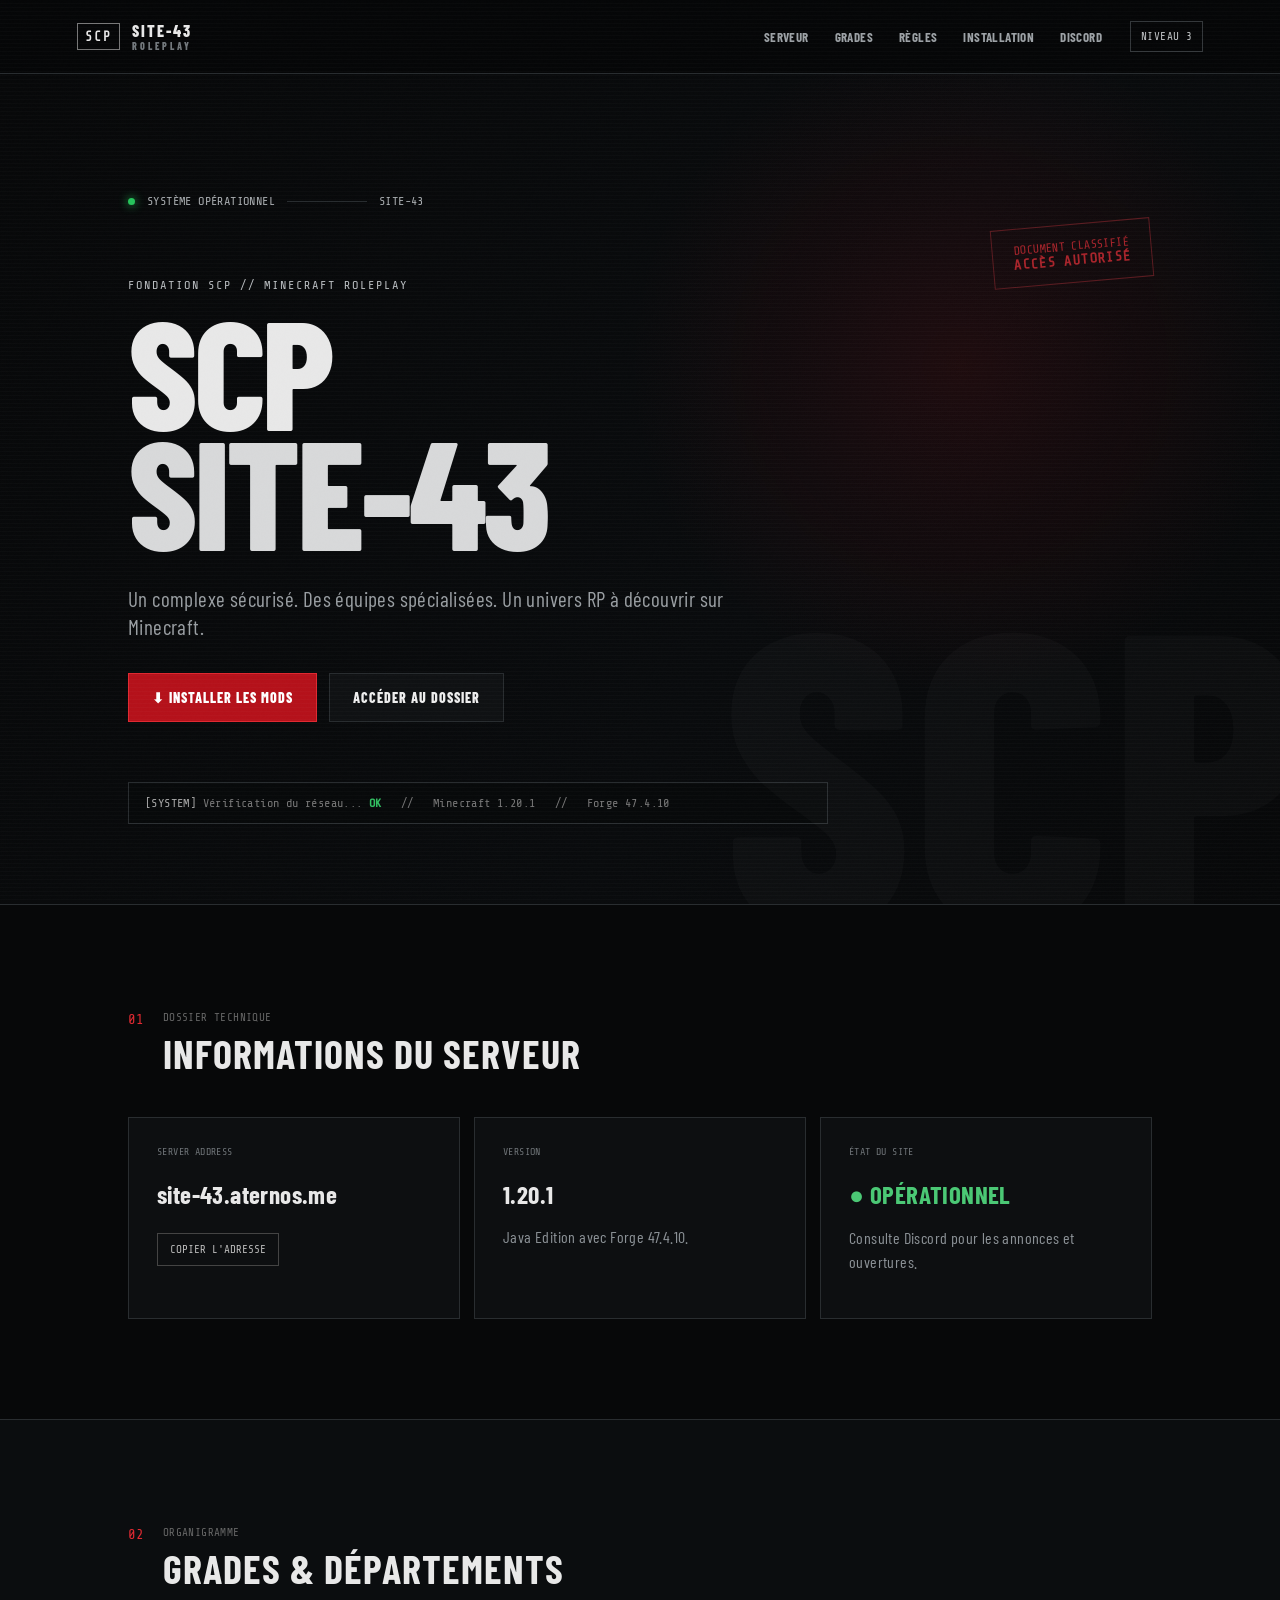
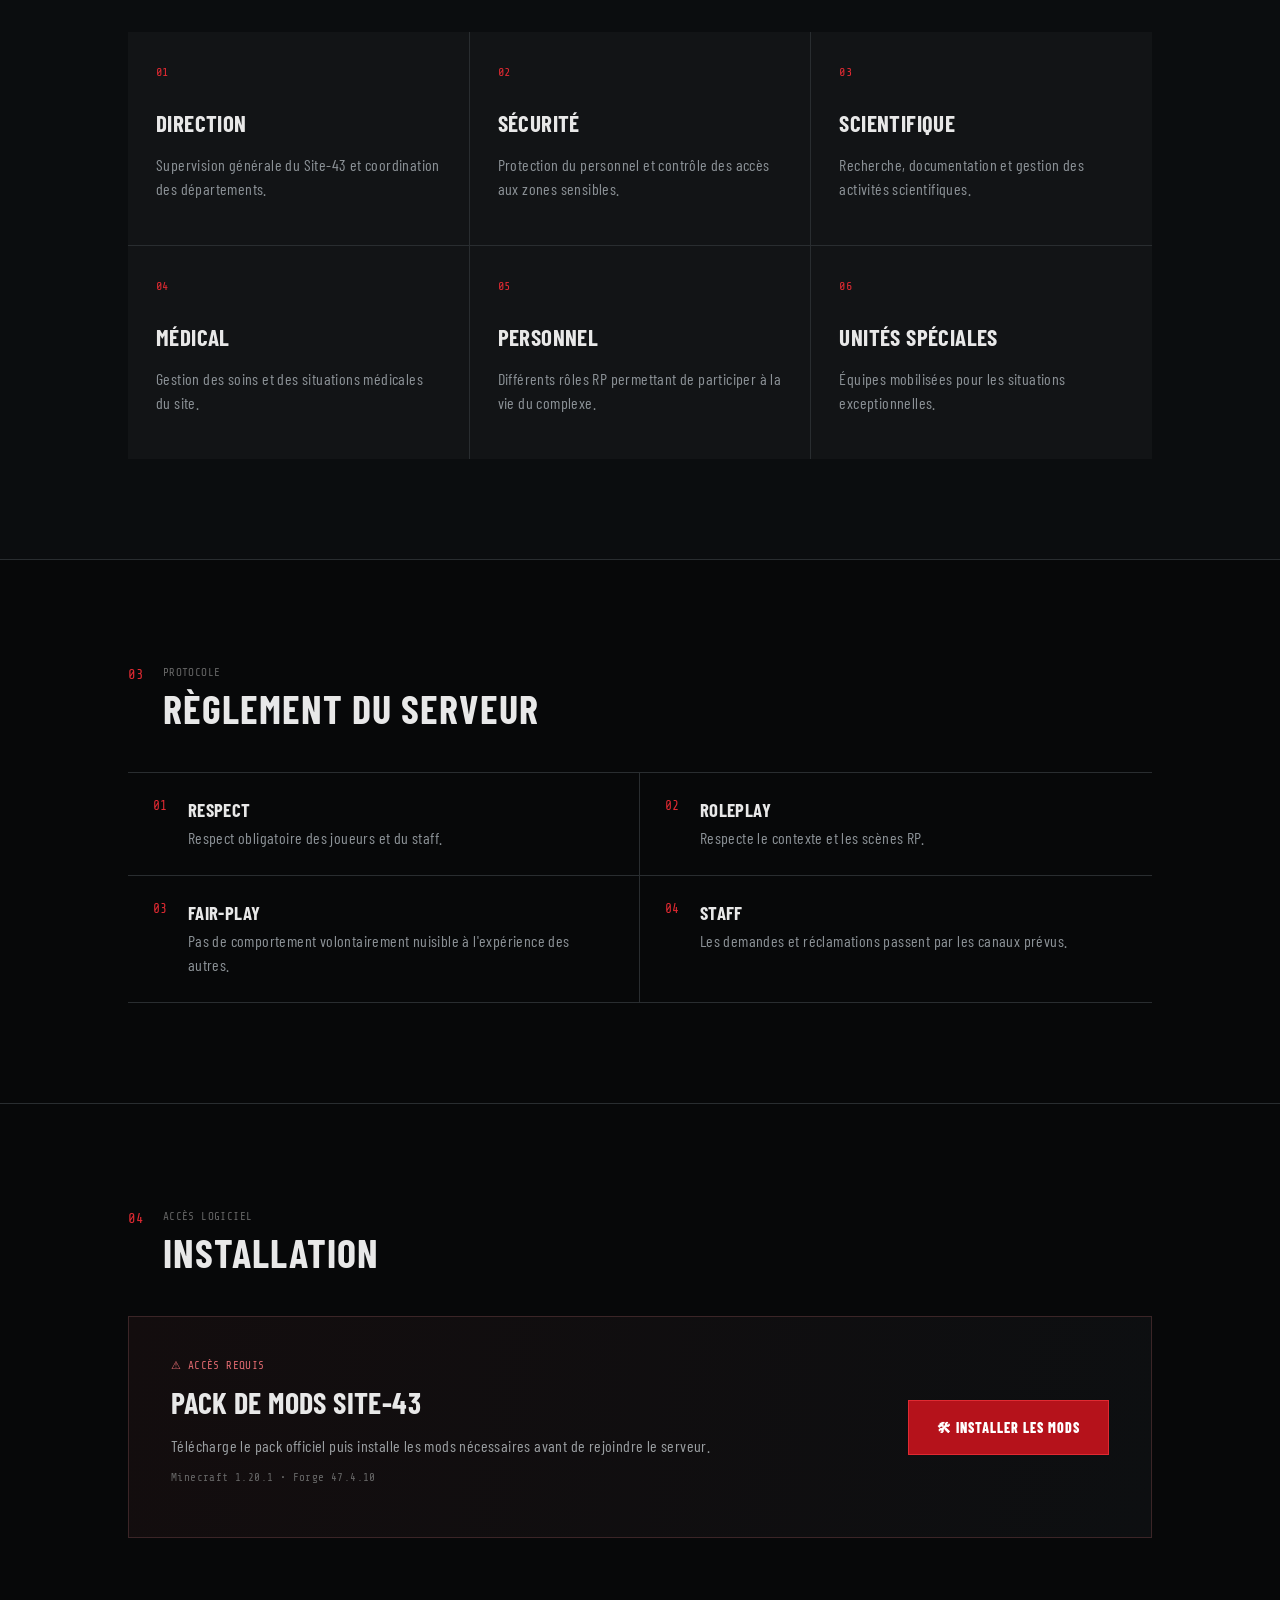
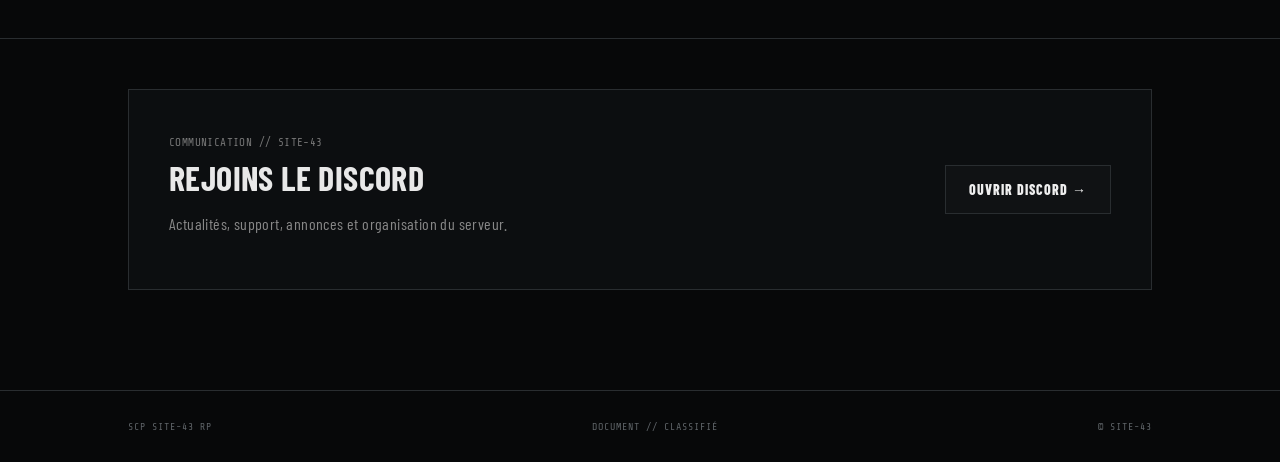
<file: index.html>
<!DOCTYPE html>
<html lang="fr">
<head>
<meta charset="UTF-8">
<meta name="viewport" content="width=device-width,initial-scale=1">
<title>SCP SITE-43 // ROLEPLAY</title>
<meta name="description" content="SCP Site-43 RP Minecraft — accès au serveur, règles, grades et installation des mods.">
<link rel="stylesheet" href="style.css">
</head>
<body>
<div class="noise"></div>
<div class="scanlines"></div>

<header class="topbar">
  <div class="brand"><span class="scp">SCP</span><span>SITE-43 <small>ROLEPLAY</small></span></div>
  <nav>
    <a href="#serveur">SERVEUR</a>
    <a href="#grades">GRADES</a>
    <a href="#regles">RÈGLES</a>
    <a href="#installation">INSTALLATION</a>
    <a href="#discord">DISCORD</a>
  </nav>
  <div class="level">NIVEAU 3</div>
</header>

<main>
<section class="hero">
  <div class="eyebrow"><span class="dot"></span> SYSTÈME OPÉRATIONNEL <span class="line"></span> SITE-43</div>
  <div class="stamp">DOCUMENT CLASSIFIÉ<br><b>ACCÈS AUTORISÉ</b></div>
  <p class="kicker">FONDATION SCP // MINECRAFT ROLEPLAY</p>
  <h1>SCP <span>SITE-43</span></h1>
  <p class="subtitle">Un complexe sécurisé. Des équipes spécialisées. Un univers RP à découvrir sur Minecraft.</p>
  <div class="hero-actions">
    <a class="btn danger" href="https://savedly.net/f/2j5vumhm" target="_blank" rel="noopener">⬇ INSTALLER LES MODS</a>
    <a class="btn ghost" href="#serveur">ACCÉDER AU DOSSIER</a>
  </div>
  <div class="terminal"><span>[SYSTEM]</span> Vérification du réseau... <b>OK</b> &nbsp; // &nbsp; Minecraft 1.20.1 &nbsp; // &nbsp; Forge 47.4.10</div>
</section>

<section id="serveur" class="section">
  <div class="heading"><span>01</span><div><small>DOSSIER TECHNIQUE</small><h2>INFORMATIONS DU SERVEUR</h2></div></div>
  <div class="cards">
    <article class="card"><div class="tag">SERVER ADDRESS</div><h3>site-43.aternos.me</h3><button onclick="copyAddress(this)">COPIER L'ADRESSE</button></article>
    <article class="card"><div class="tag">VERSION</div><h3>1.20.1</h3><p>Java Edition avec Forge 47.4.10.</p></article>
    <article class="card"><div class="tag">ÉTAT DU SITE</div><h3 class="online">● OPÉRATIONNEL</h3><p>Consulte Discord pour les annonces et ouvertures.</p></article>
  </div>
</section>

<section id="grades" class="section dark">
  <div class="heading"><span>02</span><div><small>ORGANIGRAMME</small><h2>GRADES & DÉPARTEMENTS</h2></div></div>
  <div class="roles">
    <article><b>01</b><h3>DIRECTION</h3><p>Supervision générale du Site-43 et coordination des départements.</p></article>
    <article><b>02</b><h3>SÉCURITÉ</h3><p>Protection du personnel et contrôle des accès aux zones sensibles.</p></article>
    <article><b>03</b><h3>SCIENTIFIQUE</h3><p>Recherche, documentation et gestion des activités scientifiques.</p></article>
    <article><b>04</b><h3>MÉDICAL</h3><p>Gestion des soins et des situations médicales du site.</p></article>
    <article><b>05</b><h3>PERSONNEL</h3><p>Différents rôles RP permettant de participer à la vie du complexe.</p></article>
    <article><b>06</b><h3>UNITÉS SPÉCIALES</h3><p>Équipes mobilisées pour les situations exceptionnelles.</p></article>
  </div>
</section>

<section id="regles" class="section">
  <div class="heading"><span>03</span><div><small>PROTOCOLE</small><h2>RÈGLEMENT DU SERVEUR</h2></div></div>
  <div class="rules">
    <div><span>01</span><div><h3>RESPECT</h3><p>Respect obligatoire des joueurs et du staff.</p></div></div>
    <div><span>02</span><div><h3>ROLEPLAY</h3><p>Respecte le contexte et les scènes RP.</p></div></div>
    <div><span>03</span><div><h3>FAIR-PLAY</h3><p>Pas de comportement volontairement nuisible à l'expérience des autres.</p></div></div>
    <div><span>04</span><div><h3>STAFF</h3><p>Les demandes et réclamations passent par les canaux prévus.</p></div></div>
  </div>
</section>

<section id="installation" class="section install">
  <div class="heading"><span>04</span><div><small>ACCÈS LOGICIEL</small><h2>INSTALLATION</h2></div></div>
  <div class="install-box">
    <div>
      <div class="warning">⚠ ACCÈS REQUIS</div>
      <h3>PACK DE MODS SITE-43</h3>
      <p>Télécharge le pack officiel puis installe les mods nécessaires avant de rejoindre le serveur.</p>
      <p class="muted">Minecraft 1.20.1 • Forge 47.4.10</p>
    </div>
    <a class="btn danger big" href="https://savedly.net/f/3bd3s9wh" target="_blank" rel="noopener">🛠 INSTALLER LES MODS</a>
  </div>
</section>

<section id="discord" class="section discord">
  <div class="discord-box">
    <div><small>COMMUNICATION // SITE-43</small><h2>REJOINS LE DISCORD</h2><p>Actualités, support, annonces et organisation du serveur.</p></div>
    <a class="btn ghost" href="https://discord.gg/AFfPYZg9n" target="_blank" rel="noopener">OUVRIR DISCORD →</a>
  </div>
</section>
</main>

<footer><span>SCP SITE-43 RP</span><span>DOCUMENT // CLASSIFIÉ</span><span>© SITE-43</span></footer>

<script>
function copyAddress(btn){
 navigator.clipboard.writeText('site-43.aternos.me');
 const old=btn.textContent; btn.textContent='COPIÉ ✓';
 setTimeout(()=>btn.textContent=old,1500);
}
</script>
</body>
</html>
</file>
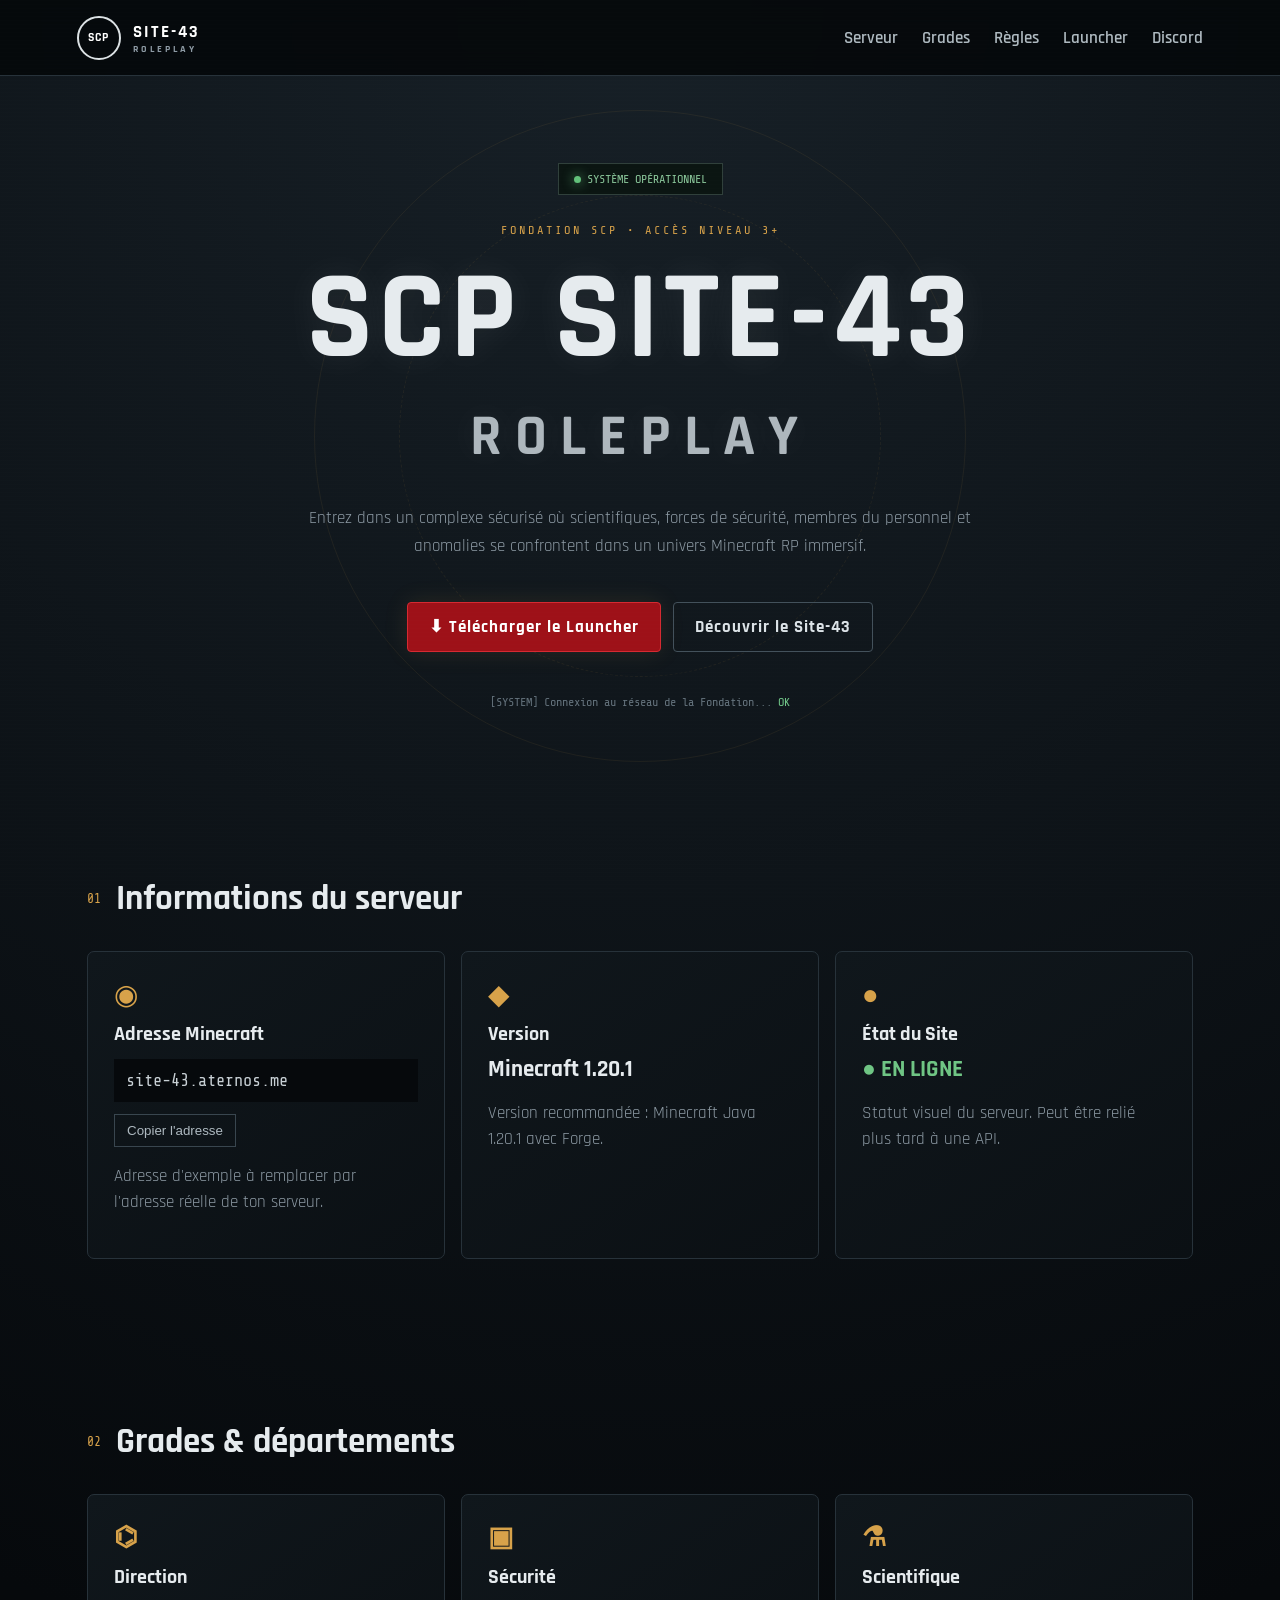
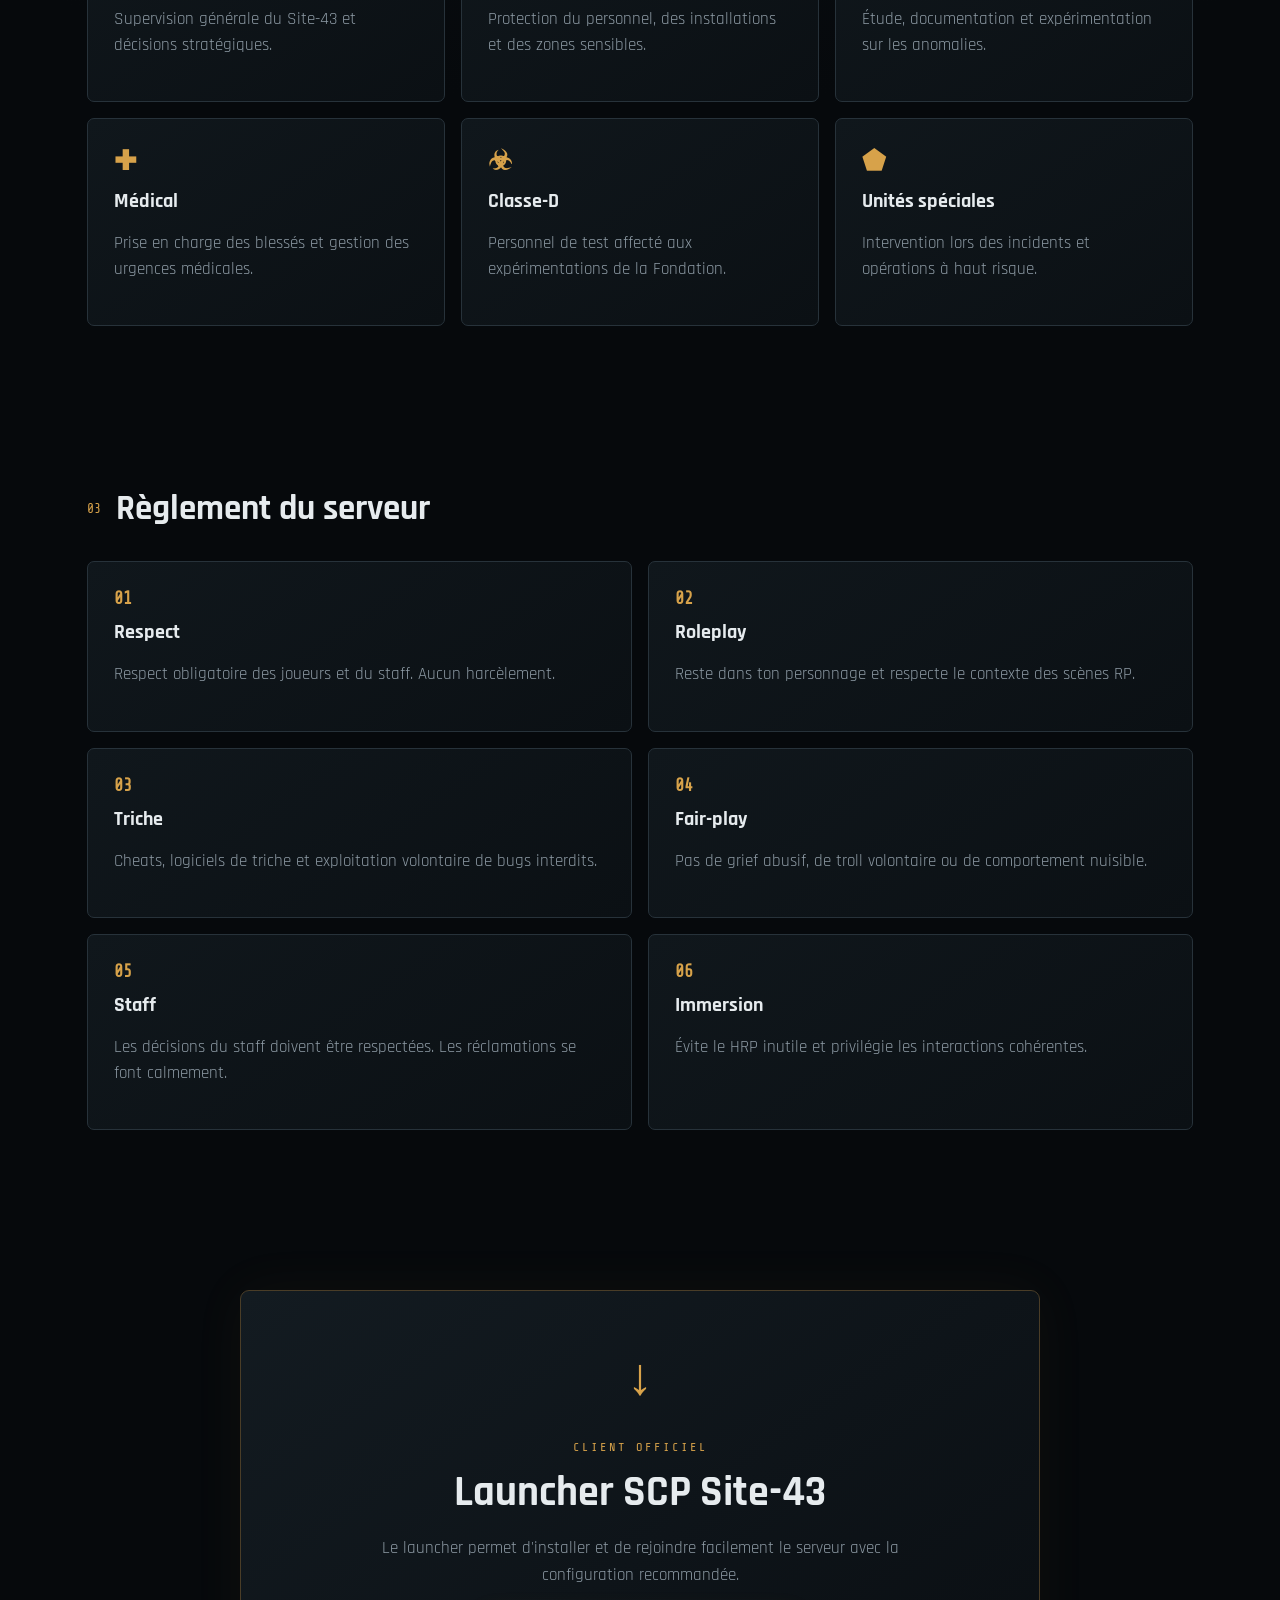
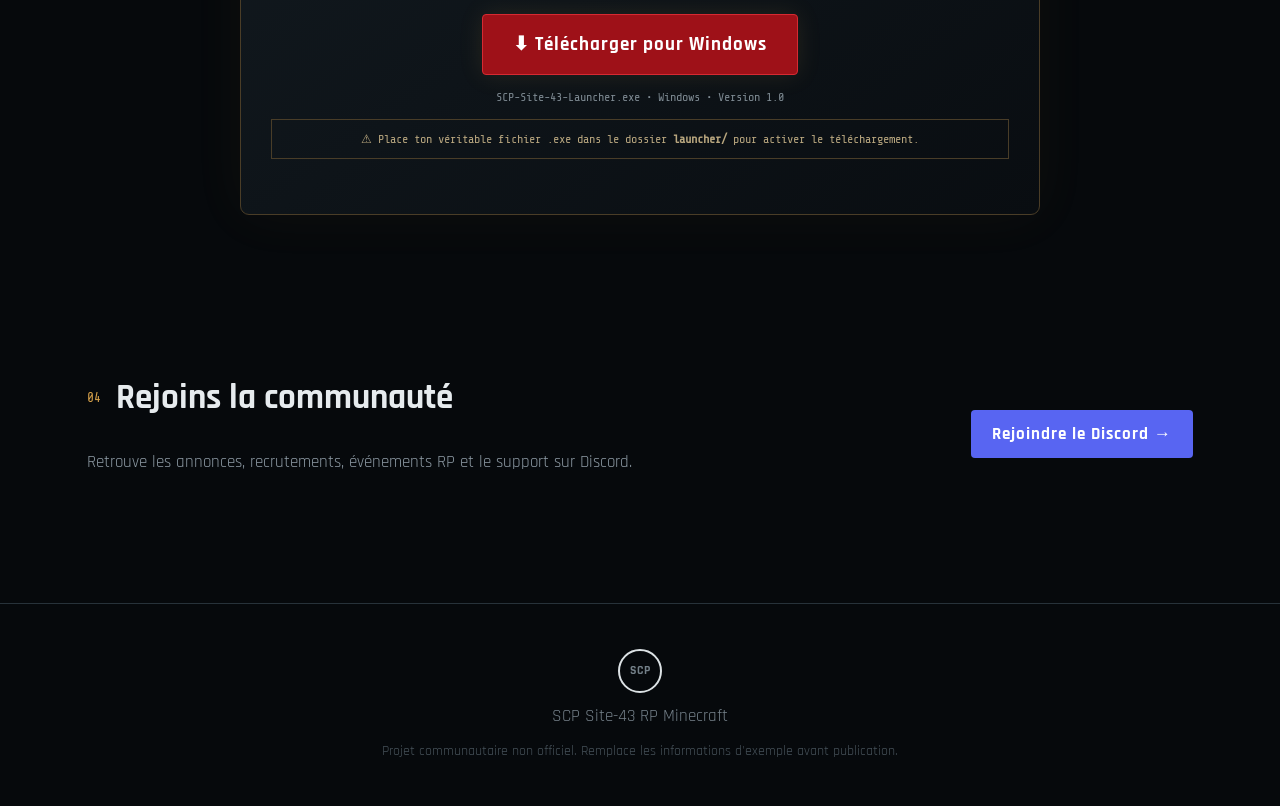
<file: SCP-Site-43-RP-Minecraft-Savedly/index.html>
<!DOCTYPE html>
<html lang="fr">
<head>
<meta charset="UTF-8">
<meta name="viewport" content="width=device-width, initial-scale=1.0">
<title>SCP Site-43 RP Minecraft</title>
<meta name="description" content="SCP Site-43 RP Minecraft — serveur Minecraft Roleplay inspiré de l'univers SCP.">
<link rel="stylesheet" href="style.css">

<style>
/* SCP SITE-43 — download button */
.scp-download,.btn.primary{background:#9e1118!important;border:1px solid #d62a32!important;color:#fff!important;font-weight:800}
.scp-download:hover,.btn.primary:hover{background:#c5161f!important}
</style>
</head>
<body>
<div class="scanlines"></div>

<nav>
  <a href="#accueil" class="brand">
    <span class="scp-logo">SCP</span>
    <span>SITE-43 <small>ROLEPLAY</small></span>
  </a>
  <div class="navlinks">
    <a href="#serveur">Serveur</a>
    <a href="#grades">Grades</a>
    <a href="#regles">Règles</a>
    <a href="#launcher">Launcher</a>
    <a href="#discord">Discord</a>
  </div>
</nav>

<header id="accueil" class="hero">
  <div class="status"><span></span> SYSTÈME OPÉRATIONNEL</div>
  <p class="classified">FONDATION SCP • ACCÈS NIVEAU 3+</p>
  <h1>SCP <strong>SITE-43</strong><br><em>ROLEPLAY</em></h1>
  <p class="hero-text">Entrez dans un complexe sécurisé où scientifiques, forces de sécurité, membres du personnel et anomalies se confrontent dans un univers Minecraft RP immersif.</p>
  <div class="buttons">
    <a class="btn primary" href="launcher/SCP-Site-43-Launcher.exe" download>⬇ Télécharger le Launcher</a>
    <a class="btn secondary" href="#serveur">Découvrir le Site-43</a>
  </div>
  <div class="terminal">[SYSTEM] Connexion au réseau de la Fondation... <span>OK</span></div>
</header>

<main>
<section id="serveur" class="section">
  <div class="section-title"><span>01</span><h2>Informations du serveur</h2></div>
  <div class="info-grid">
    <article class="panel">
      <div class="icon">◉</div><h3>Adresse Minecraft</h3>
      <code>site-43.aternos.me</code>
      <button class="copy" onclick="copyText('site-43.aternos.me', this)">Copier l'adresse</button>
      <p>Adresse d'exemple à remplacer par l'adresse réelle de ton serveur.</p>
    </article>
    <article class="panel">
  <div class="icon">◆</div><h3>Version</h3>
  <strong> Minecraft 1.20.1 </strong>
  <p>Version recommandée : Minecraft Java 1.20.1 avec Forge.</p>
</article>
    <article class="panel">
      <div class="icon">●</div><h3>État du Site</h3>
      <strong class="online">● EN LIGNE</strong>
      <p>Statut visuel du serveur. Peut être relié plus tard à une API.</p>
    </article>
  </div>
</section>

<section id="grades" class="section">
  <div class="section-title"><span>02</span><h2>Grades & départements</h2></div>
  <div class="roles">
    <article><b>⌬</b><h3>Direction</h3><p>Supervision générale du Site-43 et décisions stratégiques.</p></article>
    <article><b>▣</b><h3>Sécurité</h3><p>Protection du personnel, des installations et des zones sensibles.</p></article>
    <article><b>⚗</b><h3>Scientifique</h3><p>Étude, documentation et expérimentation sur les anomalies.</p></article>
    <article><b>✚</b><h3>Médical</h3><p>Prise en charge des blessés et gestion des urgences médicales.</p></article>
    <article><b>☣</b><h3>Classe-D</h3><p>Personnel de test affecté aux expérimentations de la Fondation.</p></article>
    <article><b>⬟</b><h3>Unités spéciales</h3><p>Intervention lors des incidents et opérations à haut risque.</p></article>
  </div>
</section>

<section id="regles" class="section rules">
  <div class="section-title"><span>03</span><h2>Règlement du serveur</h2></div>
  <div class="rules-grid">
    <div><strong>01</strong><h3>Respect</h3><p>Respect obligatoire des joueurs et du staff. Aucun harcèlement.</p></div>
    <div><strong>02</strong><h3>Roleplay</h3><p>Reste dans ton personnage et respecte le contexte des scènes RP.</p></div>
    <div><strong>03</strong><h3>Triche</h3><p>Cheats, logiciels de triche et exploitation volontaire de bugs interdits.</p></div>
    <div><strong>04</strong><h3>Fair-play</h3><p>Pas de grief abusif, de troll volontaire ou de comportement nuisible.</p></div>
    <div><strong>05</strong><h3>Staff</h3><p>Les décisions du staff doivent être respectées. Les réclamations se font calmement.</p></div>
    <div><strong>06</strong><h3>Immersion</h3><p>Évite le HRP inutile et privilégie les interactions cohérentes.</p></div>
  </div>
</section>

<section id="launcher" class="section launcher-section">
  <div class="download-box">
    <div class="download-icon">↓</div>
    <p class="classified">CLIENT OFFICIEL</p>
    <h2>Launcher SCP Site-43</h2>
    <p>Le launcher permet d'installer et de rejoindre facilement le serveur avec la configuration recommandée.</p>
    <a class="btn primary big" href="launcher/SCP-Site-43-Launcher.exe" download>⬇ Télécharger pour Windows</a>
    <div class="file-info">SCP-Site-43-Launcher.exe • Windows • Version 1.0</div>
    <div class="notice">⚠ Place ton véritable fichier .exe dans le dossier <b>launcher/</b> pour activer le téléchargement.</div>
  </div>
</section>

<section id="discord" class="section discord">
  <div>
    <div class="section-title"><span>04</span><h2>Rejoins la communauté</h2></div>
    <p>Retrouve les annonces, recrutements, événements RP et le support sur Discord.</p>
  </div>
  <a class="btn discord-btn" href="https://discord.gg/AFfPYZg9n" target="_blank">Rejoindre le Discord →</a>
</section>
</main>

<footer>
  <div class="scp-logo small-logo">SCP</div>
  <p>SCP Site-43 RP Minecraft</p>
  <small>Projet communautaire non officiel. Remplace les informations d'exemple avant publication.</small>
</footer>

<script>
function copyText(text, button) {
  navigator.clipboard.writeText(text);
  const old = button.textContent;
  button.textContent = "✓ Copié !";
  setTimeout(() => button.textContent = old, 1600);
}
</script>
</body>
</html>
</file>
<file: style.css>
@import url('https://fonts.googleapis.com/css2?family=Barlow+Condensed:wght@400;600;700;800&family=Share+Tech+Mono&display=swap');
:root{--bg:#070809;--panel:#0d0f11;--panel2:#121416;--text:#e8e8e8;--muted:#8c9297;--red:#b5121b;--red2:#e02a32;--line:#292d30}
*{box-sizing:border-box}html{scroll-behavior:smooth}body{margin:0;background:var(--bg);color:var(--text);font-family:'Barlow Condensed',Arial,sans-serif;letter-spacing:.4px}.noise,.scanlines{position:fixed;inset:0;pointer-events:none;z-index:20}.scanlines{background:repeating-linear-gradient(0deg,rgba(255,255,255,.018) 0 1px,transparent 1px 4px)}.noise{opacity:.035;background-image:url("data:image/svg+xml,%3Csvg xmlns='http://www.w3.org/2000/svg' width='120' height='120'%3E%3Cfilter id='n'%3E%3CfeTurbulence baseFrequency='.9' numOctaves='2' stitchTiles='stitch'/%3E%3C/filter%3E%3Crect width='100%25' height='100%25' filter='url(%23n)' opacity='.35'/%3E%3C/svg%3E")}
.topbar{height:74px;border-bottom:1px solid var(--line);display:flex;align-items:center;padding:0 6vw;background:rgba(7,8,9,.94);position:sticky;top:0;z-index:10}.brand{display:flex;align-items:center;gap:12px;font-weight:800;letter-spacing:2px}.brand small{display:block;color:#73797d;font-size:10px;letter-spacing:3px}.scp{border:1px solid #777;padding:5px 7px;font-family:'Share Tech Mono';font-size:13px}.topbar nav{display:flex;gap:26px;margin-left:auto;margin-right:28px}.topbar nav a{color:#9da2a6;text-decoration:none;font-size:13px;font-weight:700}.topbar nav a:hover{color:#fff}.level{font:11px 'Share Tech Mono';border:1px solid #34383b;padding:8px 10px;color:#c4c7c9}.hero{min-height:720px;padding:120px 10vw 80px;position:relative;overflow:hidden;background:radial-gradient(circle at 75% 35%,rgba(181,18,27,.12),transparent 30%),linear-gradient(120deg,#08090a 0,#0a0c0e 60%,#08090a)}.hero:after{content:"SCP";position:absolute;right:-30px;bottom:-110px;font-size:420px;font-weight:800;color:rgba(255,255,255,.018);pointer-events:none}.eyebrow{font:12px 'Share Tech Mono';color:#a9adb0;display:flex;align-items:center;gap:12px}.dot{width:7px;height:7px;background:#26c35b;border-radius:50%;box-shadow:0 0 10px #26c35b}.line{height:1px;width:80px;background:var(--line)}.stamp{position:absolute;right:10vw;top:150px;border:1px solid #5b1c21;color:#a9252c;padding:14px 20px;transform:rotate(-5deg);font:12px 'Share Tech Mono';text-align:center}.stamp b{font-size:14px}.kicker,.classified{color:#b9bdc0;font:12px 'Share Tech Mono';letter-spacing:2px;margin-top:70px}.hero h1{font-size:clamp(70px,12vw,160px);line-height:.78;margin:18px 0 35px;font-weight:800;letter-spacing:-4px}.hero h1 span{display:block;color:#d8d9da}.subtitle{max-width:640px;color:#9a9fa3;font-size:21px;line-height:1.35}.hero-actions{display:flex;gap:12px;flex-wrap:wrap;margin-top:32px}.btn{display:inline-block;text-decoration:none;padding:15px 23px;font-weight:800;letter-spacing:1px;border:1px solid var(--line);font-size:14px}.btn.danger{background:var(--red);border-color:var(--red2);color:#fff}.btn.danger:hover{background:#d01821}.btn.ghost{color:#eee;background:#101214}.btn.ghost:hover{border-color:#888}.big{padding:18px 28px}.terminal{margin-top:60px;border:1px solid var(--line);background:#080a0b;padding:13px 16px;max-width:700px;color:#777;font:12px 'Share Tech Mono'}.terminal span{color:#aaa}.terminal b{color:#31bd61}.section{padding:100px 10vw;border-top:1px solid var(--line)}.section.dark{background:#0b0d0f}.heading{display:flex;gap:18px;align-items:flex-start;margin-bottom:40px}.heading>span{font:14px 'Share Tech Mono';color:var(--red2);padding-top:7px}.heading small{font:11px 'Share Tech Mono';color:#666}.heading h2{margin:5px 0 0;font-size:40px;letter-spacing:1px}.cards{display:grid;grid-template-columns:repeat(3,1fr);gap:14px}.card{background:var(--panel);border:1px solid var(--line);padding:28px;min-height:190px}.tag{font:10px 'Share Tech Mono';color:#6f7478}.card h3{font-size:25px;margin:22px 0 10px}.card p{color:var(--muted);line-height:1.5}.card button{margin-top:14px;background:transparent;color:#bbb;border:1px solid #444;padding:9px 12px;font:11px 'Share Tech Mono';cursor:pointer}.online{color:#4bc875!important}.roles{display:grid;grid-template-columns:repeat(3,1fr);gap:1px;background:var(--line)}.roles article{background:var(--panel2);padding:28px;min-height:190px}.roles b{font:12px 'Share Tech Mono';color:var(--red2)}.roles h3{font-size:23px;margin:30px 0 8px}.roles p,.rules p{color:var(--muted);line-height:1.5}.rules{display:grid;grid-template-columns:1fr 1fr;border-top:1px solid var(--line)}.rules>div{display:flex;gap:20px;padding:25px;border-bottom:1px solid var(--line)}.rules>div:nth-child(odd){border-right:1px solid var(--line)}.rules>div>span{font:13px 'Share Tech Mono';color:var(--red2)}.rules h3{margin:0 0 5px}.rules p{margin:0}.install-box{border:1px solid #3b2527;background:linear-gradient(100deg,#130d0e,#0d0f11);padding:42px;display:flex;align-items:center;justify-content:space-between;gap:30px}.warning{font:11px 'Share Tech Mono';color:#e36b71}.install-box h3{font-size:30px;margin:12px 0}.install-box p{color:#9b9fa2;max-width:650px}.muted{font:11px 'Share Tech Mono';color:#666!important}.discord{padding-top:50px}.discord-box{border:1px solid var(--line);padding:40px;display:flex;justify-content:space-between;align-items:center;gap:25px;background:#0c0e10}.discord-box small{font:11px 'Share Tech Mono';color:#777}.discord-box h2{margin:8px 0;font-size:34px}.discord-box p{color:#888}.discord-box .btn{white-space:nowrap}footer{padding:30px 10vw;border-top:1px solid var(--line);display:flex;justify-content:space-between;color:#5f6468;font:10px 'Share Tech Mono';letter-spacing:1px}@media(max-width:850px){.topbar{padding:0 5vw}.topbar nav{display:none}.hero{padding:90px 7vw}.stamp{display:none}.section{padding:75px 7vw}.cards,.roles{grid-template-columns:1fr}.rules{grid-template-columns:1fr}.rules>div:nth-child(odd){border-right:0}.install-box,.discord-box{flex-direction:column;align-items:flex-start}.hero h1{font-size:76px}.subtitle{font-size:18px}}
</file>
<file: SCP-Site-43-RP-Minecraft-Savedly/style.css>
@import url('https://fonts.googleapis.com/css2?family=Rajdhani:wght@400;500;600;700&family=Share+Tech+Mono&display=swap');
:root{--bg:#06090c;--panel:#0d1318;--line:#27323a;--text:#e6ebee;--muted:#8d9aa4;--accent:#d7a24a;--red:#bd3c3c}
*{box-sizing:border-box;scroll-behavior:smooth}
body{margin:0;background:radial-gradient(circle at 50% 0,#172027 0,#06090c 42%);color:var(--text);font-family:Rajdhani,Arial,sans-serif;font-size:17px}
.scanlines{pointer-events:none;position:fixed;inset:0;z-index:20;background:repeating-linear-gradient(0deg,transparent 0 3px,rgba(255,255,255,.012) 4px);mix-blend-mode:screen}
nav{height:76px;display:flex;align-items:center;justify-content:space-between;padding:0 6%;position:sticky;top:0;z-index:10;background:rgba(5,8,11,.9);backdrop-filter:blur(12px);border-bottom:1px solid var(--line)}
.brand{display:flex;align-items:center;gap:12px;color:#fff;text-decoration:none;font-weight:700;letter-spacing:2px}.brand small{display:block;color:var(--muted);font-size:10px;letter-spacing:3px}
.scp-logo{display:grid;place-items:center;width:44px;height:44px;border:2px solid #dce2e5;border-radius:50%;font-weight:900;font-size:12px;letter-spacing:1px}
.navlinks{display:flex;gap:24px}.navlinks a{color:#aeb9c0;text-decoration:none;font-weight:600}.navlinks a:hover{color:var(--accent)}
.hero{text-align:center;min-height:720px;display:flex;flex-direction:column;justify-content:center;align-items:center;padding:80px 20px;position:relative;overflow:hidden}
.hero:before{content:"";position:absolute;width:650px;height:650px;border:1px solid rgba(215,162,74,.08);border-radius:50%;animation:spin 30s linear infinite}.hero:after{content:"";position:absolute;width:480px;height:480px;border:1px dashed rgba(215,162,74,.08);border-radius:50%;animation:spin 20s linear infinite reverse}
.status,.classified,.terminal,h1,.hero-text,.buttons{position:relative;z-index:2}.status{border:1px solid #30403b;background:#0b1512;padding:8px 15px;color:#8ac69a;font-family:"Share Tech Mono";font-size:12px}.status span{display:inline-block;width:7px;height:7px;background:#62c17a;border-radius:50%;box-shadow:0 0 12px #62c17a;animation:pulse 1.4s infinite}.classified{font-family:"Share Tech Mono";letter-spacing:3px;color:var(--accent);font-size:12px;margin-top:28px}
h1{font-size:clamp(58px,11vw,125px);line-height:.78;margin:22px 0;letter-spacing:5px;text-shadow:0 0 35px rgba(255,255,255,.08)}h1 strong{font-weight:700}h1 em{font-style:normal;font-size:.46em;letter-spacing:13px;color:#aeb7bd}
.hero-text{max-width:690px;color:var(--muted);line-height:1.6}.buttons{display:flex;gap:12px;flex-wrap:wrap;justify-content:center;margin:25px}.btn{display:inline-block;text-decoration:none;padding:13px 21px;border-radius:4px;font-weight:700;letter-spacing:1px;transition:.2s}.btn:hover{transform:translateY(-3px)}.primary{background:var(--accent);color:#101010;box-shadow:0 0 25px rgba(215,162,74,.12)}.secondary{border:1px solid #43515b;color:#dce3e7}.big{font-size:19px;padding:17px 30px}.terminal{font-family:"Share Tech Mono";font-size:12px;color:#64727c;margin-top:18px}.terminal span{color:#70c487}
main{max-width:1150px;margin:auto;padding:0 22px}.section{padding:80px 0}.section-title{display:flex;align-items:center;gap:15px;margin-bottom:30px}.section-title span{font-family:"Share Tech Mono";color:var(--accent);font-size:13px}.section-title h2{font-size:35px;margin:0}.info-grid,.roles,.rules-grid{display:grid;grid-template-columns:repeat(3,1fr);gap:16px}.panel,.roles article,.rules-grid div{background:linear-gradient(145deg,#10171c,#0b1014);border:1px solid var(--line);padding:26px;border-radius:7px;transition:.25s}.panel:hover,.roles article:hover,.rules-grid div:hover{border-color:#59656d;transform:translateY(-5px)}.icon{color:var(--accent);font-size:28px}.panel h3{margin:8px 0}.panel code{display:block;background:#06090c;padding:12px;color:#c8d0d5;font-family:"Share Tech Mono";margin:12px 0}.panel strong{font-size:23px}.panel p,.roles p,.rules-grid p,.discord p{color:var(--muted);line-height:1.5}.copy{background:none;border:1px solid #39464f;color:#aeb9c0;padding:8px 12px;cursor:pointer}.online{color:#6fc584!important}.roles b{font-size:27px;color:var(--accent)}.roles h3,.rules-grid h3{margin:10px 0 4px}.rules-grid{grid-template-columns:repeat(2,1fr)}.rules-grid strong{font-family:"Share Tech Mono";color:var(--accent)}
.launcher-section{display:flex;justify-content:center}.download-box{width:800px;text-align:center;padding:55px 30px;background:linear-gradient(145deg,#131b21,#090d11);border:1px solid #4a3d27;box-shadow:0 0 55px rgba(215,162,74,.05);border-radius:9px}.download-icon{font-size:52px;color:var(--accent);animation:float 2.5s ease-in-out infinite}.download-box h2{font-size:42px;margin:5px}.download-box>p:not(.classified){color:var(--muted);max-width:600px;margin:15px auto 25px;line-height:1.6}.file-info,.notice{font-family:"Share Tech Mono";font-size:12px;color:#7e8a92;margin-top:15px}.notice{border:1px solid #493d28;padding:12px;color:#b9a77f}.discord{display:flex;justify-content:space-between;align-items:center;gap:20px;padding-bottom:110px}.discord-btn{background:#5865f2;color:#fff}.small-logo{margin:auto}.discord+*{}footer{text-align:center;padding:45px 20px;border-top:1px solid var(--line);color:#748089}footer p{margin:12px 0}footer small{color:#465159}
@keyframes pulse{50%{opacity:.35;transform:scale(.7)}}@keyframes float{50%{transform:translateY(-8px)}}@keyframes spin{to{transform:rotate(360deg)}}
@media(max-width:800px){.navlinks{display:none}.info-grid,.roles{grid-template-columns:1fr 1fr}.rules-grid{grid-template-columns:1fr}.discord{display:block}.discord-btn{margin-top:20px}h1{font-size:65px}}
@media(max-width:520px){.info-grid,.roles{grid-template-columns:1fr}.hero{min-height:650px}.section{padding:55px 0}.download-box h2{font-size:31px}}
</file>
